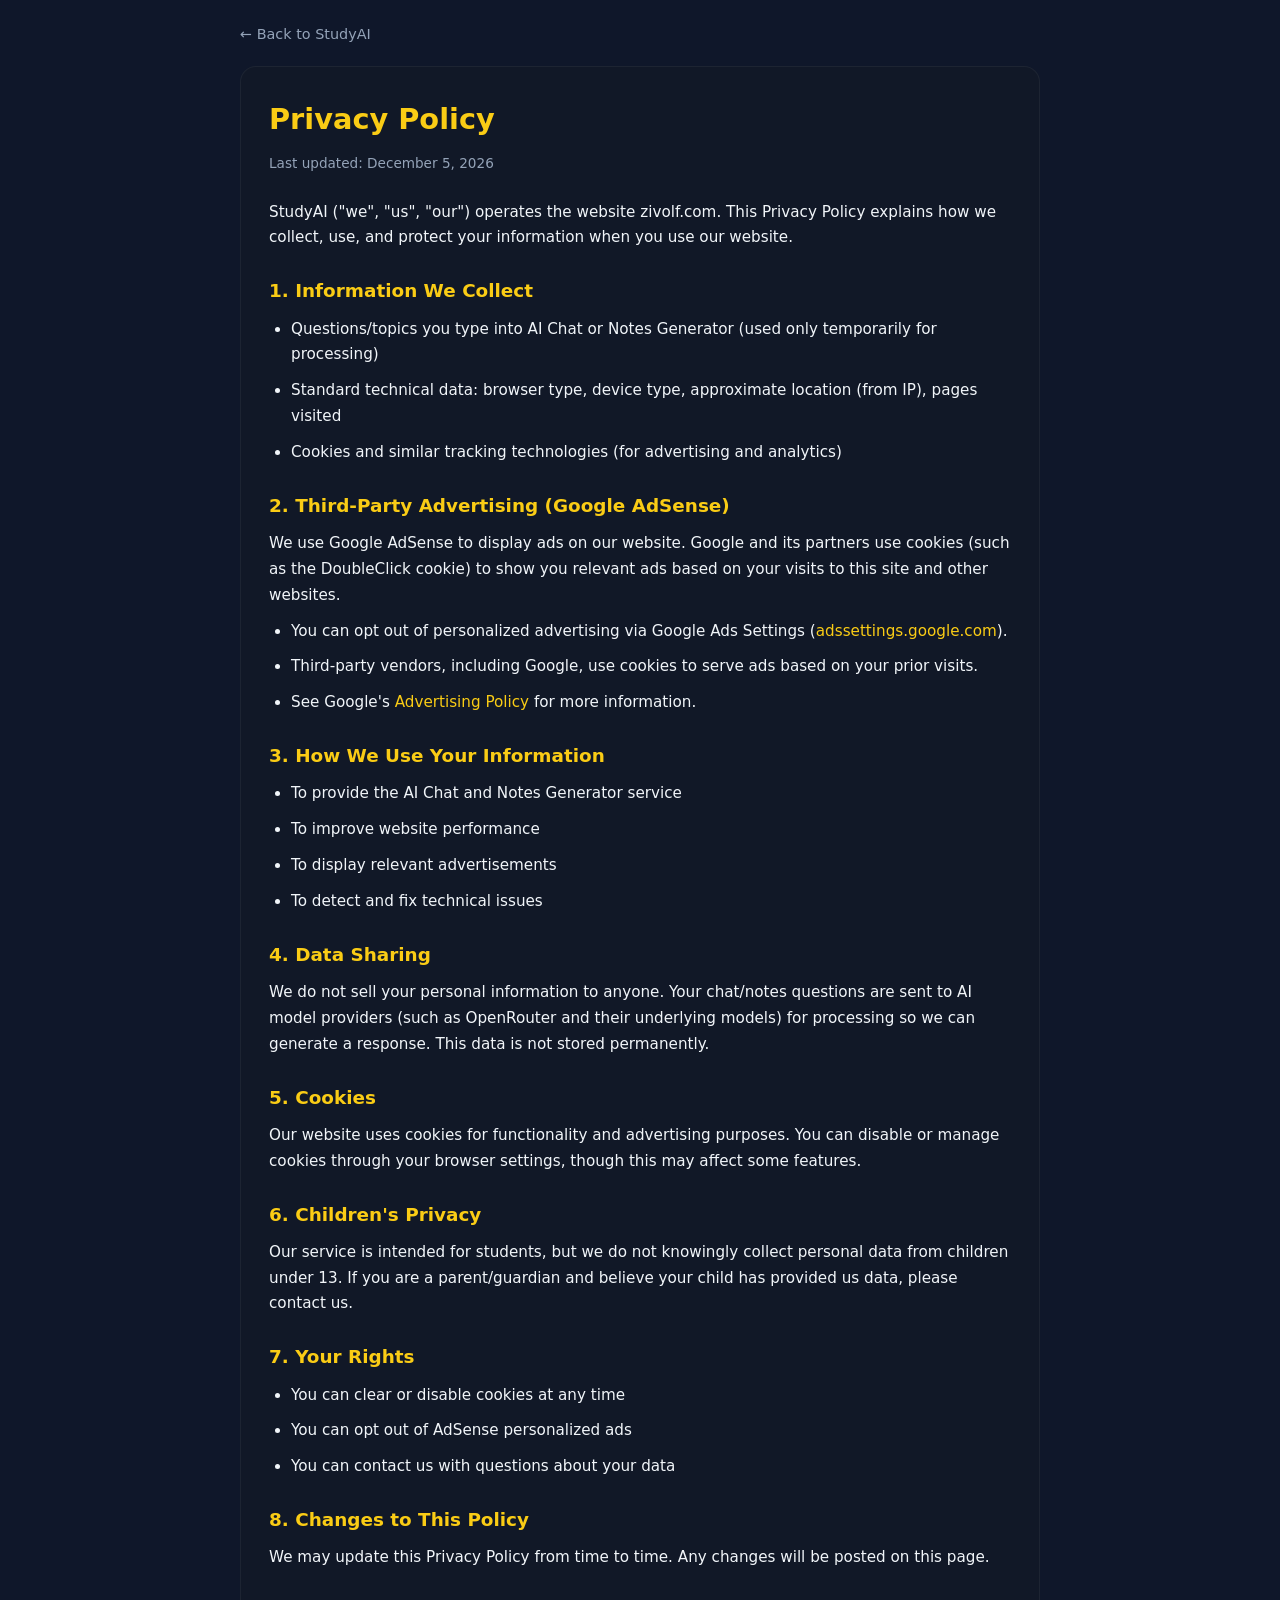
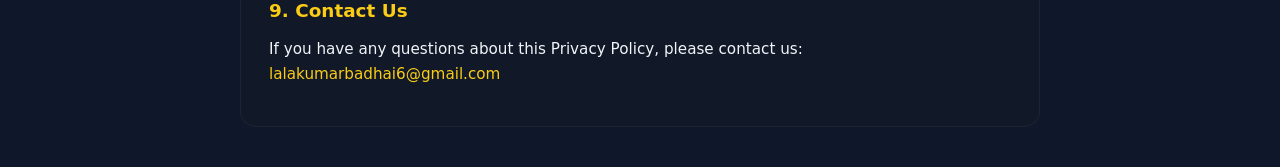
<file: templates/privacy.html>
<!DOCTYPE html>
<html lang="en">
<head>
  <meta charset="UTF-8" />
  <meta name="viewport" content="width=device-width, initial-scale=1.0" />
  <title>Privacy Policy - StudyAI</title>
  <meta name="description" content="StudyAI Privacy Policy — learn how we collect, use, and protect your data when you use our free AI assistant." />
  <meta name="robots" content="index, follow" />
  <link rel="canonical" href="https://zivolf.com/privacy-policy" />
  <link rel="alternate" hreflang="en" href="https://zivolf.com/privacy-policy" />
  <link rel="alternate" hreflang="x-default" href="https://zivolf.com/privacy-policy" />
  <meta property="og:type" content="website" />
  <meta property="og:title" content="Privacy Policy - StudyAI" />
  <meta property="og:description" content="Learn how StudyAI collects, uses, and protects your data." />
  <meta property="og:url" content="https://zivolf.com/privacy-policy" />
  <meta property="og:locale" content="en_US" />
  <link rel="icon" type="image/png" href="/static/favicon.png" />
  <style>
    :root {
      --bg-main:   #0f172a;
      --bg-card:   #111827;
      --accent:    #facc15;
      --text-main: #f1f5f9;
      --text-muted:#94a3b8;
      --font: 'Segoe UI', system-ui, -apple-system, Arial, sans-serif;
    }
    * { box-sizing: border-box; margin: 0; padding: 0; }
    body {
      font-family: var(--font);
      background: var(--bg-main);
      color: var(--text-main);
      line-height: 1.7;
      padding: 20px;
    }
    .container { max-width: 800px; margin: 0 auto; }
    .card {
      background: var(--bg-card);
      padding: 28px;
      border-radius: 16px;
      margin-bottom: 20px;
      border: 1px solid rgba(255,255,255,0.05);
    }
    h1 {
      color: var(--accent);
      font-size: 1.8rem;
      margin-bottom: 8px;
    }
    .updated {
      color: var(--text-muted);
      font-size: 0.85rem;
      margin-bottom: 24px;
    }
    h2 {
      color: var(--accent);
      font-size: 1.15rem;
      margin: 24px 0 10px;
    }
    p, li {
      color: var(--text-main);
      font-size: 0.95rem;
      margin-bottom: 10px;
    }
    ul { padding-left: 22px; margin-bottom: 10px; }
    a { color: var(--accent); text-decoration: none; }
    a:hover { text-decoration: underline; }
    .back {
      display: inline-block;
      margin-bottom: 20px;
      color: var(--text-muted);
      font-size: 0.9rem;
    }
  </style>
</head>
<body>
  <div class="container">
    <a href="/" class="back">&larr; Back to StudyAI</a>
    <div class="card">
      <h1>Privacy Policy</h1>
      <p class="updated">Last updated: <span id="update-date"></span></p>

      <p>StudyAI ("we", "us", "our") operates the website zivolf.com. This Privacy Policy explains how we collect, use, and protect your information when you use our website.</p>

      <h2>1. Information We Collect</h2>
      <ul>
        <li>Questions/topics you type into AI Chat or Notes Generator (used only temporarily for processing)</li>
        <li>Standard technical data: browser type, device type, approximate location (from IP), pages visited</li>
        <li>Cookies and similar tracking technologies (for advertising and analytics)</li>
      </ul>

      <h2>2. Third-Party Advertising (Google AdSense)</h2>
      <p>We use Google AdSense to display ads on our website. Google and its partners use cookies (such as the DoubleClick cookie) to show you relevant ads based on your visits to this site and other websites.</p>
      <ul>
        <li>You can opt out of personalized advertising via Google Ads Settings (<a href="https://adssettings.google.com" target="_blank" rel="noopener">adssettings.google.com</a>).</li>
        <li>Third-party vendors, including Google, use cookies to serve ads based on your prior visits.</li>
        <li>See Google's <a href="https://policies.google.com/technologies/ads" target="_blank" rel="noopener">Advertising Policy</a> for more information.</li>
      </ul>

      <h2>3. How We Use Your Information</h2>
      <ul>
        <li>To provide the AI Chat and Notes Generator service</li>
        <li>To improve website performance</li>
        <li>To display relevant advertisements</li>
        <li>To detect and fix technical issues</li>
      </ul>

      <h2>4. Data Sharing</h2>
      <p>We do not sell your personal information to anyone. Your chat/notes questions are sent to AI model providers (such as OpenRouter and their underlying models) for processing so we can generate a response. This data is not stored permanently.</p>

      <h2>5. Cookies</h2>
      <p>Our website uses cookies for functionality and advertising purposes. You can disable or manage cookies through your browser settings, though this may affect some features.</p>

      <h2>6. Children's Privacy</h2>
      <p>Our service is intended for students, but we do not knowingly collect personal data from children under 13. If you are a parent/guardian and believe your child has provided us data, please contact us.</p>

      <h2>7. Your Rights</h2>
      <ul>
        <li>You can clear or disable cookies at any time</li>
        <li>You can opt out of AdSense personalized ads</li>
        <li>You can contact us with questions about your data</li>
      </ul>

      <h2>8. Changes to This Policy</h2>
      <p>We may update this Privacy Policy from time to time. Any changes will be posted on this page.</p>

      <h2>9. Contact Us</h2>
      <p>If you have any questions about this Privacy Policy, please contact us: <a href="mailto:lalakumarbadhai6@gmail.com">lalakumarbadhai6@gmail.com</a></p>
    </div>
  </div>

  <script>
    document.getElementById('update-date').textContent = new Date().toLocaleDateString('en-US', { year: 'numeric', month: 'long', day: 'numeric' });
  </script>
</body>
</html>
</file>
